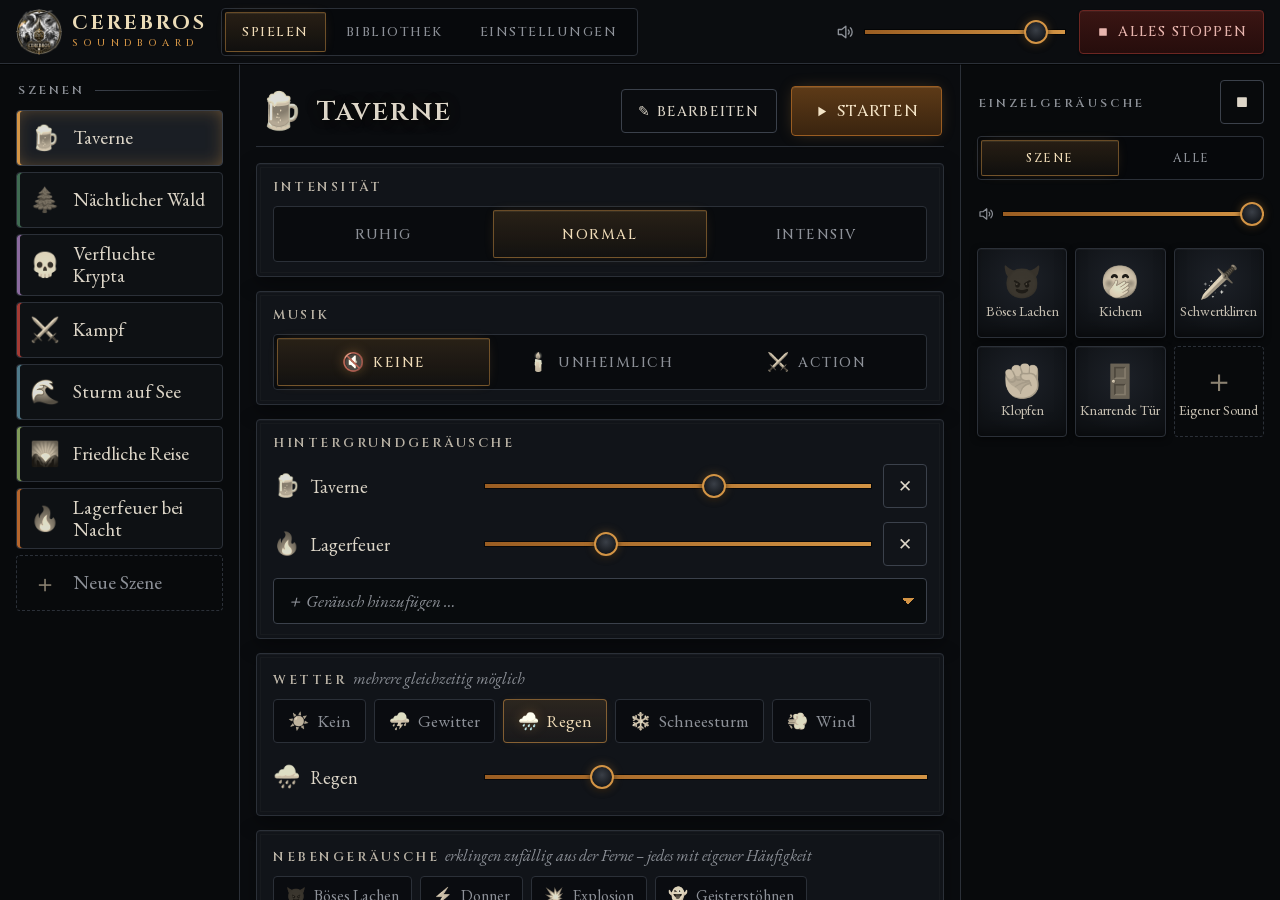
<file: index.html>
<!doctype html>
<html lang="de">
<head>
  <meta charset="utf-8">
  <meta name="viewport" content="width=device-width, initial-scale=1, viewport-fit=cover, user-scalable=no">
  <title>Cerebros Soundboard</title>
  <meta name="description" content="Cerebros Soundboard – Klangkulissen, Musik und Soundeffekte für Tabletop-Rollenspiele.">
  <meta name="theme-color" content="#0b0d10">
  <meta name="apple-mobile-web-app-capable" content="yes">
  <meta name="mobile-web-app-capable" content="yes">
  <meta name="apple-mobile-web-app-status-bar-style" content="black">
  <meta name="apple-mobile-web-app-title" content="Cerebros">
  <link rel="manifest" href="manifest.webmanifest">
  <link rel="icon" href="icons/favicon-64.png" type="image/png">
  <link rel="preload" href="fonts/Cinzel-normal.woff2" as="font" type="font/woff2" crossorigin>
  <link rel="preload" href="fonts/EBGaramond-normal.woff2" as="font" type="font/woff2" crossorigin>
  <link rel="apple-touch-icon" href="icons/apple-touch-icon.png">
  <link rel="stylesheet" href="css/style.css">
  <script type="module" src="js/app.js"></script>
</head>
<body>
  <div id="app"><div class="loading"><img src="img/cerebros-logo.webp" alt=""><span>Cerebros Soundboard</span></div></div>
  <div id="toast" class="toast" role="status" aria-live="polite"></div>
</body>
</html>
</file>
<file: css/style.css>
/* Cerebros Soundboard – düsteres Design im Stil der Logtown-Kampagne:
   Schiefer, Nebel, Eisen und das Glutlicht der Fenster an der Steilküste. */

@font-face { font-family: 'Cinzel'; src: url(../fonts/Cinzel-normal.woff2) format('woff2'); font-weight: 400 900; font-display: swap; }
@font-face { font-family: 'EB Garamond'; src: url(../fonts/EBGaramond-normal.woff2) format('woff2'); font-weight: 400 800; font-display: swap; }
@font-face { font-family: 'EB Garamond'; src: url(../fonts/EBGaramond-italic.woff2) format('woff2'); font-weight: 400 800; font-style: italic; font-display: swap; }

:root {
  --bg: #0a0c0f;          /* Nacht über dem Meer */
  --bg-2: #101317;        /* nasser Stein */
  --card: rgba(19, 22, 27, .86);
  --card-2: #1b1f25;
  --line: #2b3038;        /* Eisen */
  --line-2: #3b414b;
  --text: #ddd6c8;        /* Knochen, Pergament */
  --muted: #8d9198;       /* Nebel */
  --cold: #6f8496;        /* kaltes Meerlicht */
  --ember: #d39445;       /* Glut hinter Fenstern */
  --ember-2: #9a5d22;
  --ember-glow: rgba(211, 148, 69, .35);
  --blood: #a33a34;
  --blood-2: #5b1d1a;
  --ok: #7f9a5a;          /* Moos */
  --radius: 4px;
  --top: 64px;
  --display: 'Cinzel', 'Trajan Pro', Georgia, serif;
  --serif: 'EB Garamond', Garamond, Georgia, 'Times New Roman', serif;
  --safe-t: env(safe-area-inset-top, 0px);
  --safe-b: env(safe-area-inset-bottom, 0px);
  --safe-l: env(safe-area-inset-left, 0px);
  --safe-r: env(safe-area-inset-right, 0px);
  color-scheme: dark;
}

/* Als installierte App legt iPadOS 26 hinter Uhrzeit und App-Namen einen weichgezeichneten Schleier,
   der nach unten ausläuft. Den kann eine Web-App nicht abschalten – daher bleibt oben ein einfarbiger
   Streifen frei, in dem der Schleier unsichtbar ist; Logo und Menü liegen darunter im scharfen Bereich. */
@media (display-mode: standalone) {
  :root { --safe-t: calc(max(env(safe-area-inset-top, 0px), 24px) + 14px); }
}

* { box-sizing: border-box; }

html, body {
  margin: 0;
  height: 100%;
  background: var(--bg);
  color: var(--text);
  font: 18px/1.4 var(--serif);
  -webkit-text-size-adjust: 100%;
  -webkit-tap-highlight-color: transparent;
  overscroll-behavior: none;
}

body::before {
  content: ""; position: fixed; inset: 0; z-index: -1; pointer-events: none;
  background:
    radial-gradient(ellipse at 50% 120%, rgba(211, 148, 69, .10), transparent 55%),
    radial-gradient(ellipse at center, rgba(10, 12, 15, .3) 0%, rgba(10, 12, 15, .88) 80%),
    linear-gradient(rgba(10, 12, 15, .35), rgba(10, 12, 15, .7)),
    url(../img/backdrop.jpg) center 30% / cover no-repeat,
    var(--bg);
}

button, select, input { font: inherit; color: inherit; }
button, select, input, label.btn { touch-action: manipulation; }
label.btn { color: inherit; }
button, label.btn, .pad, .chip { user-select: none; -webkit-user-select: none; cursor: pointer; }
a { color: var(--ember); text-decoration-color: rgba(211, 148, 69, .4); text-underline-offset: 3px; }
.hidden { display: none !important; }
.grow { flex: 1; }
.loading { display: flex; flex-direction: column; align-items: center; justify-content: center; gap: 18px; height: 100vh; font: 600 18px var(--display); letter-spacing: 4px; text-transform: uppercase; color: var(--muted); }
.loading img { width: min(260px, 60vw); filter: drop-shadow(0 0 30px rgba(211, 148, 69, .25)); }

/* Emojis wirken entsättigt wie in Stein gehauen und glimmen nur, wenn aktiv */
.ico, .scene-icon, .pad-icon, .lib-icon, .scene-head-icon, .icon-opt, .icon-input {
  filter: grayscale(1) sepia(.45) brightness(.82) contrast(1.15);
  transition: filter .25s;
}

/* --- Topbar --------------------------------------------------------------- */

.topbar {
  /* fest verankert (fixed): iPadOS erkennt so die Kopfzeile, verlängert ihre Farbe unter die Statusleiste
     und legt keinen weichgezeichneten Scroll-Rand über den oberen Bereich */
  position: fixed; top: 0; left: 0; right: 0; z-index: 10;
  display: flex; align-items: center; gap: 14px;
  height: calc(var(--top) + var(--safe-t));
  padding: var(--safe-t) calc(16px + var(--safe-r)) 0 calc(16px + var(--safe-l));
  /* massiv statt durchscheinend/weichgezeichnet – sonst wirkt der obere Rand unter der Statusleiste verwischt */
  background: #0b0d10;
  border-bottom: 1px solid var(--line);
  box-shadow: 0 1px 0 rgba(0, 0, 0, .6);
}
.brand { display: flex; align-items: center; gap: 10px; }
.logo { width: 46px; height: 46px; flex: none; }
.brand-name { display: flex; flex-direction: column; line-height: 1; font: 700 20px/1 var(--display); letter-spacing: 3px; text-transform: uppercase; color: #ecdcb8; }
.brand-name small { font: 500 10px/1.4 var(--display); letter-spacing: 5.2px; color: var(--ember); margin-top: 3px; }
.master { display: flex; align-items: center; gap: 10px; margin-left: auto; width: 230px; color: var(--muted); }
.master svg { width: 20px; height: 20px; flex: none; }
.stop-all { white-space: nowrap; }

/* --- Buttons & Controls ----------------------------------------------------- */

.btn {
  display: inline-flex; align-items: center; justify-content: center; gap: 8px;
  min-height: 44px; padding: 0 16px;
  border: 1px solid var(--line-2); border-radius: var(--radius);
  background: linear-gradient(#1e2229, #15181d);
  box-shadow: inset 0 1px 0 rgba(255, 255, 255, .04), 0 1px 2px rgba(0, 0, 0, .5);
  font: 500 14px var(--display); letter-spacing: 1.2px; text-transform: uppercase;
  transition: transform .08s, border-color .15s, box-shadow .15s, color .15s;
}
.btn:active { transform: translateY(1px); }
.btn.primary {
  color: #f3e3c6; border-color: var(--ember-2);
  background: linear-gradient(#5d3a17, #3a240f);
  box-shadow: inset 0 1px 0 rgba(255, 210, 150, .15), 0 0 16px -4px var(--ember-glow);
}
.btn.danger { color: #e8b5ae; border-color: #6c2622; background: linear-gradient(#3a1513, #260d0c); }
.btn.ghost { background: transparent; box-shadow: none; }
.btn.icon { min-width: 44px; padding: 0 10px; font-size: 17px; letter-spacing: 0; }
.btn.big { min-height: 50px; padding: 0 22px; font-size: 16px; }
.btn.small { min-height: 34px; padding: 0 12px; font-size: 12px; }
.btn-row { display: flex; flex-wrap: wrap; gap: 10px; }
.glyph { width: 1em; height: 1em; flex: none; }
.btn.icon .glyph { width: 18px; height: 18px; }
.btn.big .glyph { width: 15px; height: 15px; }

.seg { display: inline-flex; background: rgba(6, 8, 10, .7); border: 1px solid var(--line); border-radius: var(--radius); padding: 3px; gap: 3px; }
.seg button {
  min-height: 40px; padding: 0 16px; border: 1px solid transparent; border-radius: 2px; background: transparent; color: var(--muted);
  display: inline-flex; align-items: center; justify-content: center; gap: 8px; white-space: nowrap;
  font: 500 13px var(--display); letter-spacing: 1.5px; text-transform: uppercase;
  transition: color .15s, background .15s, border-color .15s;
}
.seg button.on {
  color: #f0dcb8; border-color: rgba(211, 148, 69, .45);
  background: linear-gradient(rgba(211, 148, 69, .16), rgba(211, 148, 69, .05));
  box-shadow: 0 0 14px -6px var(--ember-glow), inset 0 1px 0 rgba(255, 220, 170, .08);
}
.seg button.on .ico { filter: grayscale(.3) sepia(.4) brightness(1.05) drop-shadow(0 0 6px var(--ember-glow)); }
.seg.wide { display: flex; }
.seg.wide button { flex: 1; min-height: 48px; font-size: 14px; }
.seg.small button { min-height: 36px; font-size: 12px; }
.seg.tabs { overflow-x: auto; }
.seg .ico { font-size: 18px; }

.slider { -webkit-appearance: none; appearance: none; flex: 1; min-width: 80px; height: 44px; background: transparent; margin: 0; }
.slider::-webkit-slider-runnable-track { height: 4px; border-radius: 0; background: linear-gradient(90deg, var(--ember-2), var(--ember)); box-shadow: 0 0 0 1px rgba(0, 0, 0, .6), 0 0 8px -2px var(--ember-glow); }
.slider::-webkit-slider-thumb {
  -webkit-appearance: none; width: 24px; height: 24px; margin-top: -10px; border-radius: 50%;
  background: radial-gradient(circle at 50% 40%, #3a3f47, #16191e 70%);
  border: 2px solid var(--ember); box-shadow: 0 0 10px var(--ember-glow), 0 2px 6px rgba(0, 0, 0, .7);
}
.slider::-moz-range-track { height: 4px; background: linear-gradient(90deg, var(--ember-2), var(--ember)); }
.slider::-moz-range-thumb { width: 20px; height: 20px; border-radius: 50%; background: #16191e; border: 2px solid var(--ember); }

.select, .input {
  min-height: 46px; padding: 0 12px; border-radius: var(--radius);
  border: 1px solid var(--line-2); background: rgba(6, 8, 10, .75); color: var(--text);
  font: 17px var(--serif); width: 100%;
}
.input:focus, .select:focus { outline: none; border-color: var(--ember-2); box-shadow: 0 0 0 1px var(--ember-2), 0 0 12px -4px var(--ember-glow); }
.select { appearance: none; -webkit-appearance: none; padding-right: 34px;
  background-image: linear-gradient(45deg, transparent 50%, var(--ember) 50%), linear-gradient(135deg, var(--ember) 50%, transparent 50%);
  background-position: calc(100% - 18px) 50%, calc(100% - 12px) 50%; background-size: 6px 6px; background-repeat: no-repeat; }

.chips { display: flex; flex-wrap: wrap; gap: 8px; }
.chip {
  display: inline-flex; align-items: center; gap: 8px; min-height: 44px; padding: 0 14px;
  border-radius: var(--radius); border: 1px solid var(--line); background: rgba(6, 8, 10, .6); color: var(--muted);
  font: 17px var(--serif);
}
.chip.on { color: #f0dcb8; border-color: rgba(211, 148, 69, .55); background: linear-gradient(rgba(211, 148, 69, .14), rgba(211, 148, 69, .04)); box-shadow: 0 0 12px -6px var(--ember-glow); }
.chip.on .ico { filter: grayscale(.3) sepia(.4) brightness(1.05) drop-shadow(0 0 6px var(--ember-glow)); }
.chips.small .chip { min-height: 38px; padding: 0 12px; font-size: 16px; }

.toggle { display: flex; align-items: center; gap: 12px; min-height: 48px; cursor: pointer; }
.toggle input { position: absolute; opacity: 0; pointer-events: none; }
.toggle .track { position: relative; flex: none; width: 50px; height: 28px; border-radius: 14px; background: #0c0e11; border: 1px solid var(--line-2); transition: border-color .2s, box-shadow .2s; }
.toggle .track::after { content: ""; position: absolute; top: 3px; left: 3px; width: 20px; height: 20px; border-radius: 50%; background: #4a4f57; transition: transform .2s, background .2s; }
.toggle input:checked + .track { border-color: var(--ember-2); box-shadow: 0 0 10px -3px var(--ember-glow); }
.toggle input:checked + .track::after { transform: translateX(22px); background: var(--ember); }

/* --- Layout --------------------------------------------------------------- */

/* Platz für die feste Kopfzeile (Padding statt Margin, damit die Seite nicht übersteht und scrollt) */
#app { padding-top: calc(var(--top) + var(--safe-t)); }
.view-play {
  display: grid;
  grid-template-columns: 240px minmax(0, 1fr) 320px;
  height: calc(100dvh - var(--top) - var(--safe-t));
}
.view-play > * { overflow-y: auto; -webkit-overflow-scrolling: touch; padding: 16px; padding-bottom: calc(24px + var(--safe-b)); }
.scenes { border-right: 1px solid var(--line); background: rgba(6, 8, 10, .45); padding-left: calc(16px + var(--safe-l)) !important; }
.board { border-left: 1px solid var(--line); background: rgba(6, 8, 10, .5); padding-right: calc(16px + var(--safe-r)) !important; display: flex; flex-direction: column; gap: 12px; }
.panel { display: flex; flex-direction: column; gap: 14px; }

.section-title {
  display: flex; align-items: center; gap: 10px;
  font: 600 12px var(--display); text-transform: uppercase; letter-spacing: 3px; color: var(--muted); margin: 2px 2px 12px;
}
.section-title::after { content: ""; flex: 1; height: 1px; background: linear-gradient(90deg, var(--line-2), transparent); }

.scene-card {
  position: relative; display: flex; align-items: center; gap: 12px; width: 100%;
  min-height: 56px; padding: 8px 12px; margin-bottom: 6px; text-align: left;
  border: 1px solid var(--line); border-radius: var(--radius); background: rgba(16, 19, 23, .8);
  box-shadow: inset 3px 0 0 var(--c, var(--line));
  transition: border-color .2s, box-shadow .2s, background .2s;
}
.scene-card.selected { background: rgba(28, 32, 38, .92); border-color: var(--line-2); box-shadow: inset 3px 0 0 var(--c), inset 0 0 24px -12px var(--c); }
.scene-card.playing { border-color: rgba(211, 148, 69, .5); box-shadow: inset 3px 0 0 var(--ember), 0 0 18px -6px var(--ember-glow), inset 0 0 26px -14px var(--ember); }
.scene-card.playing .scene-icon { filter: grayscale(.3) sepia(.5) brightness(1.05) drop-shadow(0 0 8px var(--ember-glow)); }
.scene-card.add { border-style: dashed; color: var(--muted); background: transparent; box-shadow: none; }
.scene-icon { font-size: 24px; width: 32px; text-align: center; }
.scene-name { flex: 1; font: 19px/1.15 var(--serif); }

.eq { display: inline-flex; align-items: flex-end; gap: 2px; height: 16px; }
.eq i { width: 3px; background: var(--ember); box-shadow: 0 0 6px var(--ember-glow); animation: eq 1.1s ease-in-out infinite; }
.eq i:nth-child(2) { animation-delay: -.35s; }
.eq i:nth-child(3) { animation-delay: -.7s; }
@keyframes eq { 0%, 100% { height: 4px; } 50% { height: 16px; } }

.scene-head { display: flex; align-items: center; gap: 14px; flex-wrap: wrap; padding: 6px 2px 10px; border-bottom: 1px solid var(--line); margin-bottom: 2px; }
.scene-head h1 { margin: 0; font: 600 28px var(--display); letter-spacing: 2px; text-shadow: 0 2px 12px rgba(0, 0, 0, .8), 0 0 24px rgba(211, 148, 69, .12); }
.scene-head-icon { font-size: 36px; }

.card {
  position: relative; background: var(--card); border: 1px solid var(--line); border-radius: var(--radius);
  padding: 14px 16px; display: flex; flex-direction: column; gap: 10px;
  box-shadow: inset 0 1px 0 rgba(255, 255, 255, .03), 0 6px 20px rgba(0, 0, 0, .35);
}
.card::before { content: ""; position: absolute; inset: 3px; border: 1px solid rgba(255, 255, 255, .025); pointer-events: none; }
.card h2 { display: flex; align-items: baseline; gap: 6px; margin: 0; font: 600 13px var(--display); text-transform: uppercase; letter-spacing: 2.5px; color: #b9b2a5; }
.card h2 small { text-transform: none; letter-spacing: 0; font: italic 16px var(--serif); color: var(--muted); }
.row { display: flex; align-items: center; gap: 12px; }
.row.compact { gap: 8px; }
.lbl { width: 100px; flex: none; color: var(--muted); font-size: 17px; }
.tiny { font-size: 15px; color: var(--muted); white-space: nowrap; font-style: italic; }
.hint { margin: 0; color: var(--muted); font-size: 16px; font-style: italic; }
.empty { color: var(--muted); text-align: center; margin-top: 20vh; font-style: italic; }

.layer { display: flex; align-items: center; gap: 12px; padding: 2px 0; }
.layer-name { width: 200px; flex: none; display: flex; align-items: center; gap: 10px; font-size: 18px; }
.layer-name .ico { font-size: 22px; }
.layer-name .name { overflow: hidden; text-overflow: ellipsis; white-space: nowrap; }
.freq-head { display: flex; justify-content: space-between; margin-left: 212px; font-size: 14px; font-style: italic; color: var(--muted); }
.select.add { color: var(--muted); font-style: italic; }

.spotify-ctl { display: flex; align-items: center; gap: 8px; padding: 8px 10px; border-radius: var(--radius); background: rgba(6, 8, 10, .6); border: 1px solid var(--line); }
.sp-logo { filter: grayscale(.4); }
.sp-now { font-size: 16px; font-style: italic; color: var(--muted); overflow: hidden; text-overflow: ellipsis; white-space: nowrap; min-width: 0; flex: 1 1 auto; }

/* --- Soundboard ----------------------------------------------------------- */

.board-head { display: flex; align-items: center; gap: 8px; }
.board-head .section-title { margin-bottom: 0; flex: 1; }
.pads { display: grid; grid-template-columns: repeat(auto-fill, minmax(90px, 1fr)); gap: 8px; }
.pad {
  position: relative; display: flex; flex-direction: column; align-items: center; justify-content: center; gap: 6px;
  aspect-ratio: 1; padding: 8px 4px; border-radius: var(--radius);
  border: 1px solid var(--line); background: radial-gradient(circle at 50% 35%, #1d2128, #101317 75%);
  box-shadow: inset 0 1px 0 rgba(255, 255, 255, .04), inset 0 -12px 20px -12px rgba(0, 0, 0, .8), 0 2px 6px rgba(0, 0, 0, .5);
  transition: transform .08s, box-shadow .25s, border-color .25s;
}
.pad:active { transform: scale(.95); }
.pad.hit {
  border-color: var(--ember);
  box-shadow: inset 0 0 22px -6px var(--ember), 0 0 22px -6px var(--ember-glow);
}
.pad.hit .pad-icon { filter: grayscale(.2) sepia(.45) brightness(1.15) drop-shadow(0 0 10px var(--ember)); }
.pad.add { border-style: dashed; background: transparent; color: var(--muted); box-shadow: none; }
.pad-icon { font-size: 32px; line-height: 1; }
.pad-name { font: 14px/1.1 var(--serif); text-align: center; color: #c9c2b4; max-width: 100%; hyphens: auto; -webkit-hyphens: auto; overflow-wrap: break-word; }

/* --- Bibliothek & Einstellungen --------------------------------------------- */

.library, .settings {
  max-width: 920px; margin: 0 auto;
  padding: 18px calc(16px + var(--safe-r)) calc(32px + var(--safe-b)) calc(16px + var(--safe-l));
  display: flex; flex-direction: column; gap: 14px;
}
.settings .lbl { width: 140px; }
.lib-scope-row { display: flex; align-items: center; gap: 12px; }
.lib-scope-row .lbl { font: 600 12px var(--display); letter-spacing: 2px; text-transform: uppercase; width: auto; }
.lib-scope { font-size: 18px; }
.empty-lib { margin: 6px 2px; color: var(--muted); font-style: italic; }
.lib-toolbar { display: flex; align-items: center; gap: 14px; flex-wrap: wrap; }
.lib-list { display: flex; flex-direction: column; gap: 6px; }
.lib-row { display: flex; align-items: center; gap: 12px; padding: 8px 12px; border-radius: var(--radius); background: var(--card); border: 1px solid var(--line); }
.lib-icon { font-size: 26px; width: 36px; text-align: center; }
.lib-name { flex: 1; display: flex; flex-direction: column; font-size: 19px; min-width: 0; }
.lib-name small { color: var(--muted); font-size: 15px; font-style: italic; }
.tip p { margin: 0; }
.steps { margin: 0; padding-left: 22px; display: flex; flex-direction: column; gap: 8px; }
.copy-row { display: flex; align-items: center; gap: 8px; margin-top: 6px; flex-wrap: wrap; }
code { background: rgba(6, 8, 10, .8); border: 1px solid var(--line); padding: 4px 8px; border-radius: var(--radius); font-size: 14px; word-break: break-all; color: #cdbf9f; }
details summary { cursor: pointer; color: var(--ember); min-height: 32px; }
details[open] { display: flex; flex-direction: column; gap: 8px; }

/* --- Dialog --------------------------------------------------------------- */

.modal { width: min(720px, calc(100vw - 32px)); max-height: calc(100dvh - 48px); padding: 0; border: 1px solid var(--line-2); border-radius: var(--radius); background: #12151a; color: var(--text); box-shadow: 0 30px 80px rgba(0, 0, 0, .8), 0 0 0 1px rgba(0, 0, 0, .8); }
.modal::backdrop { background: rgba(0, 0, 0, .72); backdrop-filter: blur(3px) grayscale(.6); -webkit-backdrop-filter: blur(3px) grayscale(.6); }
.modal-body { padding: 20px; display: flex; flex-direction: column; gap: 16px; }
.modal-head { display: flex; align-items: center; border-bottom: 1px solid var(--line); padding-bottom: 12px; }
.modal-head h2 { margin: 0; font: 600 20px var(--display); letter-spacing: 2px; }
.modal-foot { display: flex; flex-wrap: wrap; gap: 10px; border-top: 1px solid var(--line); padding-top: 14px; }
.field { display: flex; flex-direction: column; gap: 8px; color: var(--muted); font: 600 12px var(--display); letter-spacing: 2px; text-transform: uppercase; }
.field .input { color: var(--text); text-transform: none; letter-spacing: 0; }
.field .hint { font: italic 16px var(--serif); text-transform: none; letter-spacing: 0; }
.field .chip { text-transform: none; letter-spacing: 0; font-weight: 400; }
.icon-pick { display: flex; flex-wrap: wrap; gap: 6px; align-items: center; }
.icon-input { width: 70px; text-align: center; font-size: 24px; }
.icon-opt { width: 44px; height: 44px; font-size: 22px; border-radius: var(--radius); border: 1px solid var(--line); background: rgba(6, 8, 10, .7); }
.icon-opt.on { border-color: var(--ember); box-shadow: 0 0 10px -3px var(--ember-glow); filter: grayscale(.3) sepia(.5) brightness(1.05); }
.colors { display: flex; flex-wrap: wrap; gap: 10px; }
.swatch { width: 40px; height: 40px; border-radius: var(--radius); border: 1px solid rgba(0, 0, 0, .6); background: var(--c); box-shadow: inset 0 0 0 2px rgba(0, 0, 0, .35); }
.swatch.on { outline: 2px solid var(--ember); outline-offset: 2px; }

/* --- Toast ---------------------------------------------------------------- */

.toast {
  position: fixed; left: 50%; bottom: calc(20px + var(--safe-b)); transform: translate(-50%, 20px);
  display: flex; align-items: center; gap: 12px;
  max-width: min(640px, calc(100vw - 32px)); padding: 12px 16px; border-radius: var(--radius);
  background: #15181d; border: 1px solid var(--line-2); box-shadow: 0 14px 40px rgba(0, 0, 0, .7);
  opacity: 0; pointer-events: none; visibility: hidden; transition: opacity .2s, transform .2s; z-index: 100;
}
.toast-action { flex: none; text-decoration: none; color: var(--text); }
.toast-close { flex: none; border: 0; background: transparent; color: var(--muted); font-size: 18px; min-width: 32px; min-height: 32px; }
.toast.show { visibility: visible; pointer-events: auto; opacity: 1; transform: translate(-50%, 0); }
.toast.error { border-color: #6c2622; background: #1d1011; }

/* --- Responsiv ------------------------------------------------------------ */

@media (max-width: 1100px) {
  .view-play {
    grid-template-columns: minmax(0, 1fr) 290px;
    grid-template-rows: auto minmax(0, 1fr);
  }
  .scenes {
    grid-column: 1 / -1; display: flex; gap: 8px; overflow-x: auto; overflow-y: hidden;
    border-right: 0; border-bottom: 1px solid var(--line); padding-top: 10px !important; padding-bottom: 10px !important;
  }
  .scenes .section-title { display: none; }
  .brand-name, .hide-sm { display: none; }
  .master { width: 170px; }
  .topbar { gap: 10px; }
  .scene-card { width: auto; flex: none; margin: 0; min-height: 50px; }
  .scene-name { white-space: nowrap; }
  .layer-name { width: 160px; }
  .freq-head { margin-left: 172px; }
}

@media (max-width: 760px) {
  .view-play { display: block; height: auto; }
  .view-play > * { overflow: visible; }
  .scenes { overflow-x: auto; }
  .board { border-left: 0; border-top: 1px solid var(--line); }
  .master { width: 120px; }
  .seg.nav button { padding: 0 10px; letter-spacing: .5px; }
  .layer { flex-wrap: wrap; gap: 4px 10px; }
  .layer-name { width: 100%; }
  .freq-head { margin-left: 0; }
  .lbl { width: 80px; }
}
</file>
